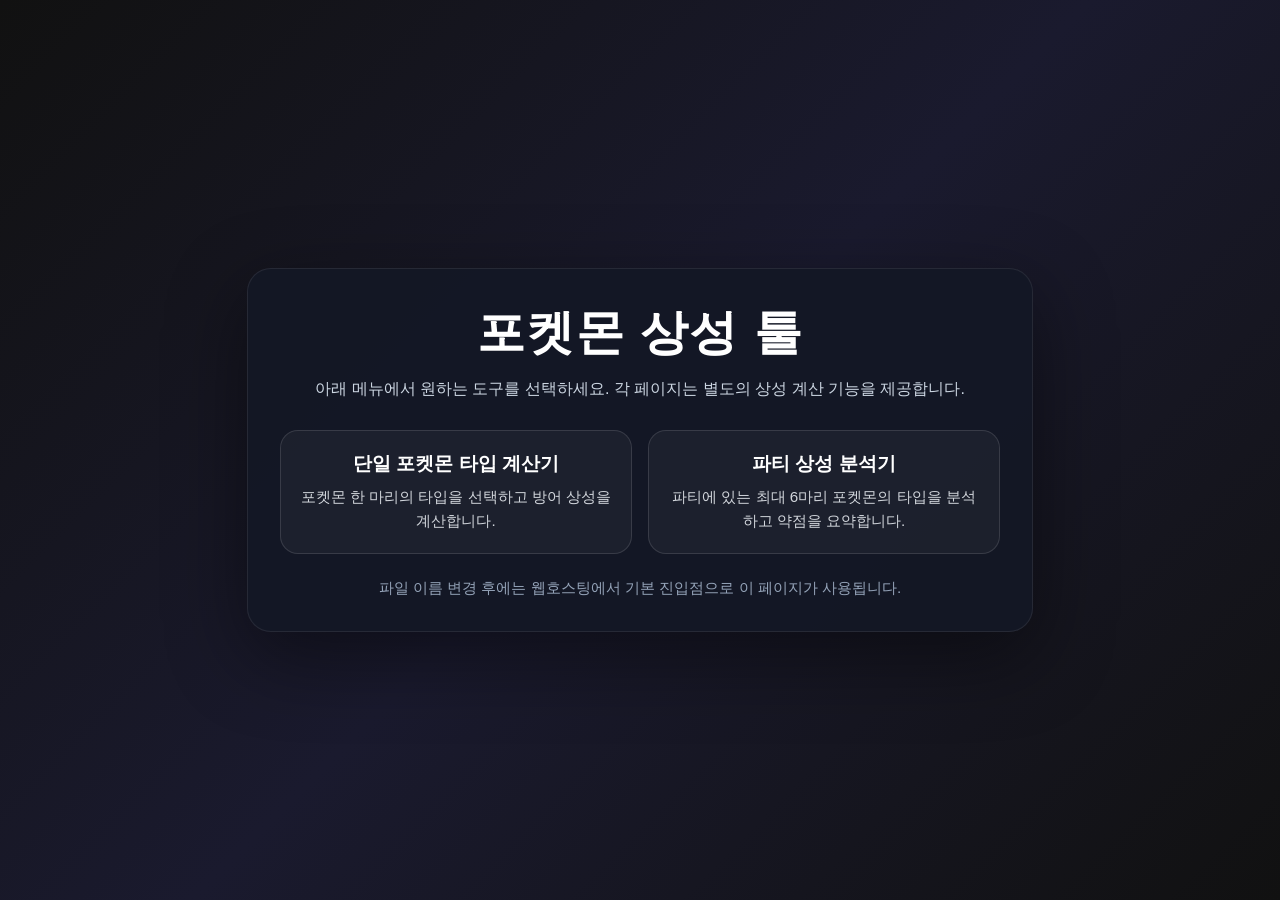
<file: index.html>
<!DOCTYPE html>
<html lang="ko">
<head>
  <meta charset="UTF-8">
  <meta name="viewport" content="width=device-width, initial-scale=1.0">
  <title>포켓몬 상성 툴</title>
  <style>
    body {
      margin: 0;
      min-height: 100vh;
      display: flex;
      align-items: center;
      justify-content: center;
      background: linear-gradient(135deg, #111 0%, #1a1a2e 50%, #111 100%);
      color: #ffffff;
      font-family: "Segoe UI", Tahoma, Geneva, Verdana, sans-serif;
    }
    .wrapper {
      width: min(100%, 720px);
      padding: 32px;
      background: rgba(20, 24, 37, 0.95);
      border: 1px solid rgba(255,255,255,0.08);
      border-radius: 24px;
      box-shadow: 0 24px 80px rgba(0,0,0,0.45);
      text-align: center;
    }
    h1 {
      margin: 0 0 10px;
      font-size: clamp(2rem, 4vw, 3rem);
      letter-spacing: 0.03em;
    }
    p {
      color: #cbd5e1;
      margin: 0 0 28px;
      line-height: 1.7;
    }
    .links {
      display: grid;
      gap: 16px;
      grid-template-columns: repeat(auto-fit, minmax(220px, 1fr));
    }
    .card {
      display: block;
      padding: 20px 18px;
      border-radius: 18px;
      border: 1px solid rgba(255,255,255,0.12);
      background: rgba(255,255,255,0.04);
      color: inherit;
      text-decoration: none;
      transition: transform 0.2s ease, background 0.2s ease, border-color 0.2s ease;
    }
    .card:hover {
      transform: translateY(-4px);
      background: rgba(255,255,255,0.1);
      border-color: rgba(255,255,255,0.22);
    }
    .card h2 {
      margin: 0 0 8px;
      font-size: 1.2rem;
    }
    .card p {
      margin: 0;
      color: #d1d5db;
      font-size: 0.95rem;
      line-height: 1.6;
    }
    .note {
      margin-top: 24px;
      color: #94a3b8;
      font-size: 0.96rem;
    }
  </style>
</head>
<body>
  <div class="wrapper">
    <h1>포켓몬 상성 툴</h1>
    <p>아래 메뉴에서 원하는 도구를 선택하세요. 각 페이지는 별도의 상성 계산 기능을 제공합니다.</p>
    <div class="links">
      <a class="card" href="single.html">
        <h2>단일 포켓몬 타입 계산기</h2>
        <p>포켓몬 한 마리의 타입을 선택하고 방어 상성을 계산합니다.</p>
      </a>
      <a class="card" href="party.html">
        <h2>파티 상성 분석기</h2>
        <p>파티에 있는 최대 6마리 포켓몬의 타입을 분석하고 약점을 요약합니다.</p>
      </a>
    </div>
    <div class="note">파일 이름 변경 후에는 웹호스팅에서 기본 진입점으로 이 페이지가 사용됩니다.</div>
  </div>
</body>
</html>
</file>
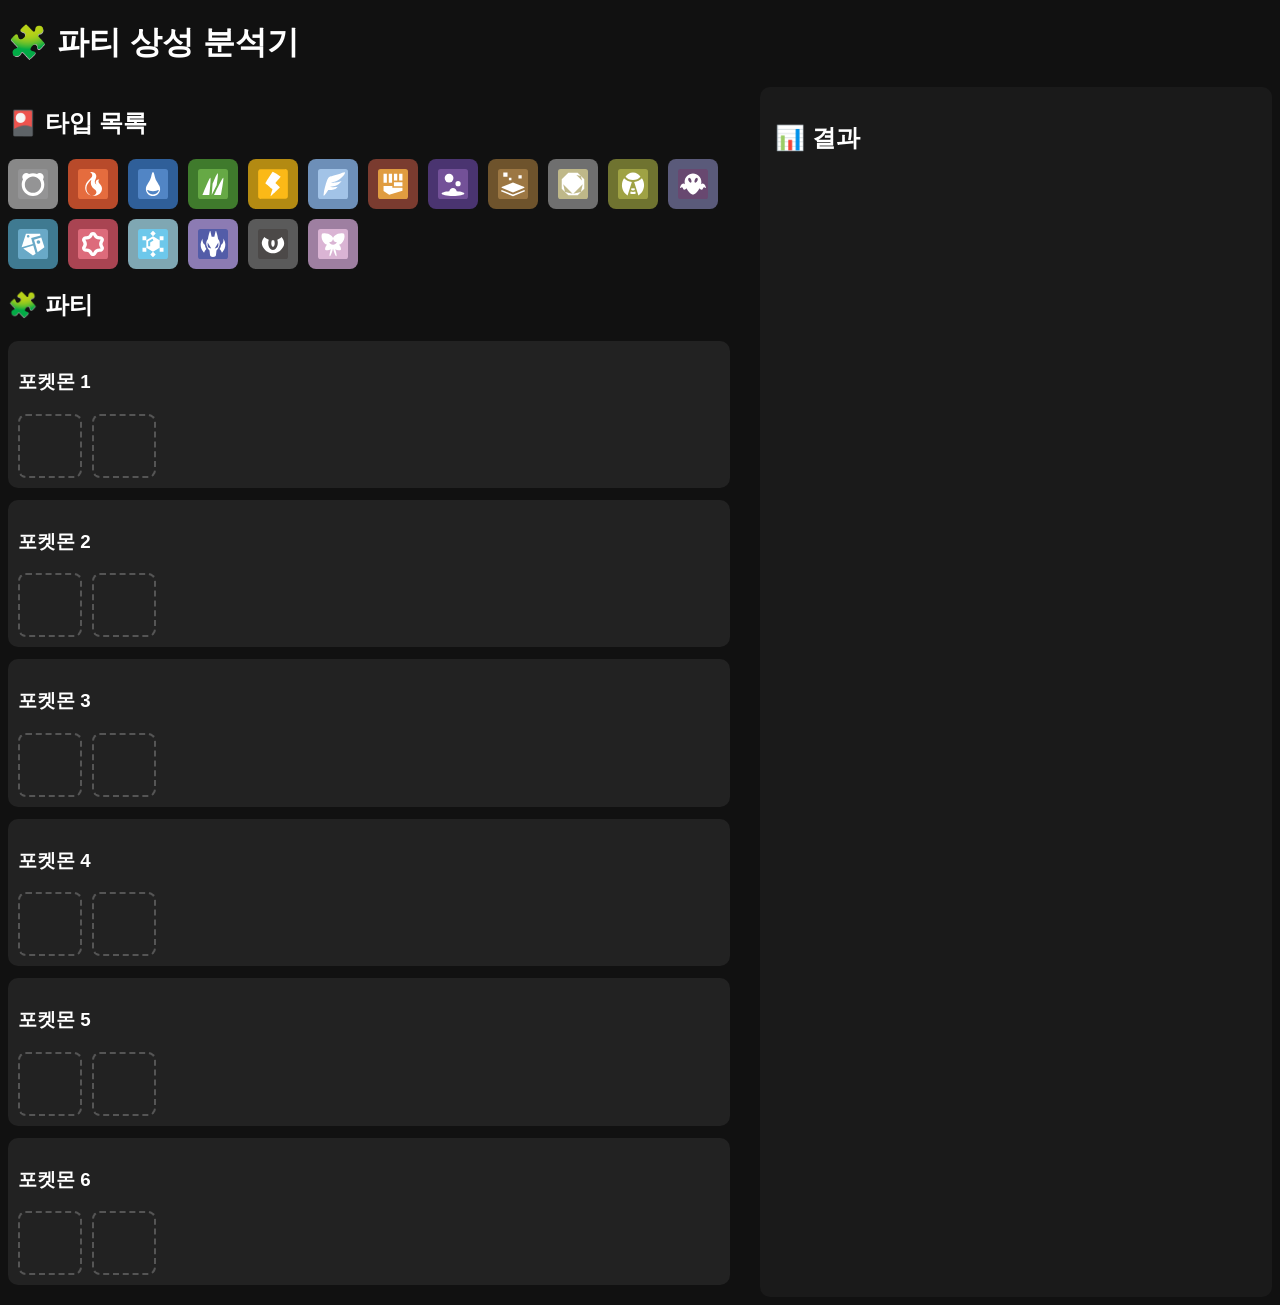
<file: party.html>
<!DOCTYPE html>
<html lang="ko">
<head>
  <meta charset="UTF-8">
  <title>파티 상성 분석기</title>

  <link rel="stylesheet" href="party_style.css">
</head>

<body>

<h1>🧩 파티 상성 분석기</h1>

<div class="main-layout">

  <div class="left-panel">
    <h2>🎴 타입 목록</h2>
    <div id="typeList"></div>

    <h2>🧩 파티</h2>
    <div id="partyContainer"></div>
  </div>

  <div class="right-panel">
    <h2>📊 결과</h2>
    <div id="result"></div>
  </div>

</div>

<script src="js/party.js"></script>

</body>
</html>
</file>
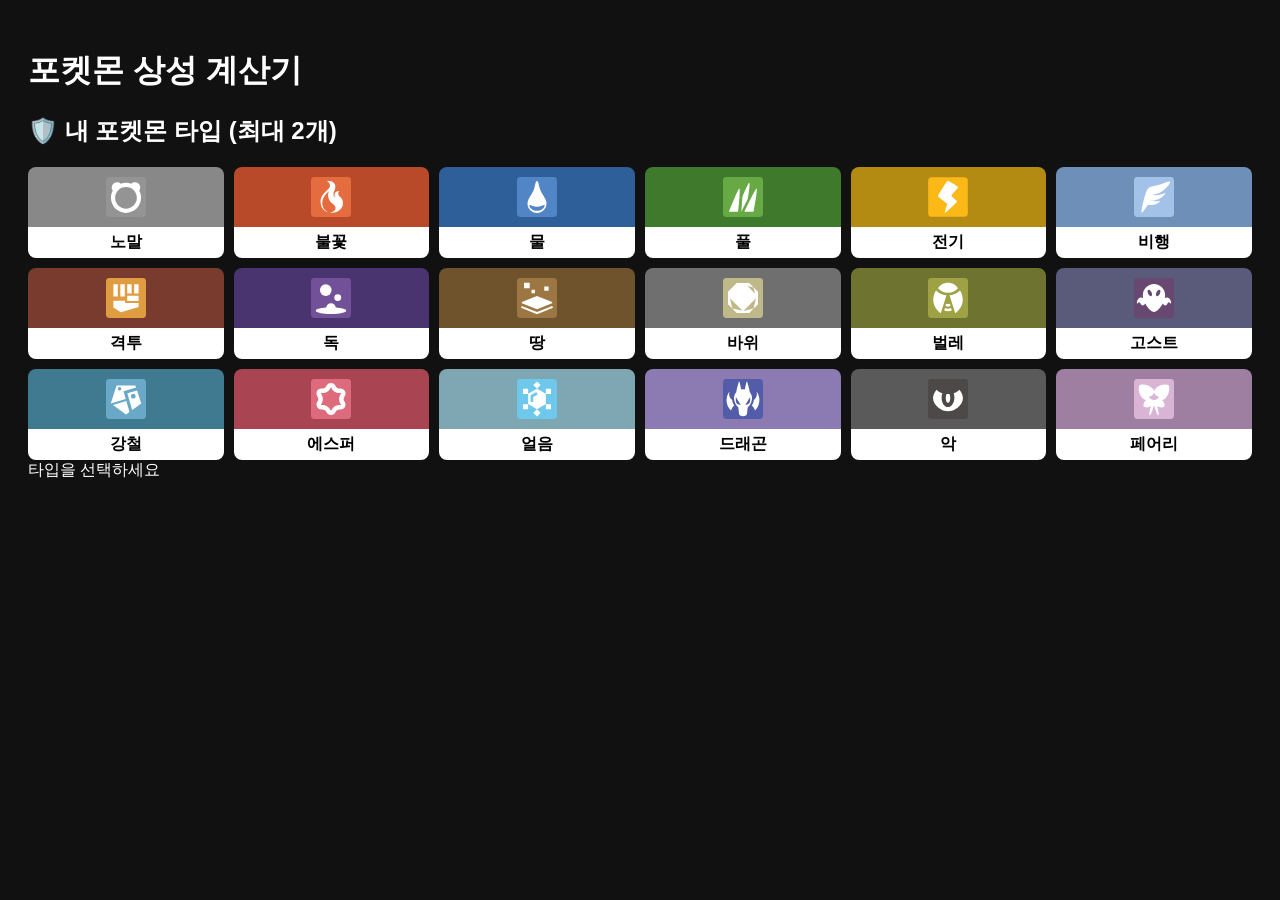
<file: single.html>
<!DOCTYPE html>
<html lang="ko">
<head>
  <meta charset="UTF-8">
  <title>포켓몬 상성 계산기</title>

  <style>
    body {
      background: #111;
      color: white;
      font-family: Arial;
      padding: 20px;
    }

    .type-select-grid {
      display: grid;
      grid-template-columns: repeat(6, 1fr);
      gap: 10px;
    }

    .type-select-card {
      cursor: pointer;
      border-radius: 8px;
      overflow: hidden;
      display: block;
      transition: 0.2s;
    }

    .type-select-card:hover {
      transform: scale(1.05);
    }

    .type-select-card input {
      display: none;
    }

    .type-image {
      position: relative;
      padding: 10px;
      display: flex;
      justify-content: center;
      align-items: center;
    }

    .type-image img {
      width: 40px;
      height: 40px;
    }

    .check-mark {
      position: absolute;
      top: 5px;
      right: 5px;
      background: #00ff88;
      color: black;
      font-size: 12px;
      padding: 2px 5px;
      border-radius: 4px;
      display: none;
    }

    .type-name {
      background: white;
      color: black;
      text-align: center;
      font-weight: bold;
      padding: 5px 0;
    }

    .type-select-card input:checked + .type-image {
      filter: brightness(0.5);
    }

    .type-select-card input:checked + .type-image .check-mark {
      display: block;
    }

    .selected {
      outline: 3px solid #00ff88;
    }

    .type-row {
      display: flex;
      gap: 10px;
      flex-wrap: wrap;
      margin-bottom: 10px;
    }

    .type-card {
      width: 80px;
      border-radius: 8px;
      overflow: hidden;
      text-align: center;
      background: #222;
    }
  </style>
</head>

<body>

  <h1>포켓몬 상성 계산기</h1>

  <h2>🛡️ 내 포켓몬 타입 (최대 2개)</h2>
  <div id="myTypeContainer" class="type-select-grid"></div>

  <div id="result">로딩중...</div>

  <script src="./js/app.js"></script>

</body>
</html>
</file>
<file: party_style.css>
/* ===== 전체 배경 ===== */
body {
  background: #111;
  color: white;
  font-family: sans-serif;
}

/* ===== 타입 리스트 ===== */
#typeList {
  display: flex;
  flex-wrap: wrap;
  gap: 10px;
  margin-bottom: 20px;
}

.type-draggable {
  width: 50px;
  height: 50px;
  border-radius: 8px;
  cursor: grab;
  display: flex;
  align-items: center;
  justify-content: center;
}

/* ===== 포켓몬 슬롯 ===== */
.pokemon-slot {
  background: #222;
  padding: 10px;
  margin-bottom: 12px;
  border-radius: 10px;
}

/* 슬롯 내부 */
.drop-zone {
  display: flex;
  gap: 10px;
}

/* 타입 박스 (🔥 핵심 수정) */
.type-box {
  width: 60px;        /* 고정 크기 */
  height: 60px;
  border: 2px dashed #555;
  border-radius: 8px;

  display: flex;
  align-items: center;
  justify-content: center;

  flex-shrink: 0;     /* 🔥 이거 중요 (늘어나는거 방지) */
}

/* 타입 들어간 상태 */
.type-filled {
  width: 100%;
  height: 100%;
}

/* 결과 카드 */
.type-card {
  display: inline-block;
  margin: 5px;
  text-align: center;
}

/* 결과 줄 */
.type-row {
  margin-bottom: 10px;
}

.main-layout {
  display: flex;
  gap: 30px;
}

.left-panel {
  width: 60%;
}

.right-panel {
  width: 40%;
  background: #1a1a1a;
  padding: 15px;
  border-radius: 10px;
}

/* ===== 결과 표 ===== */
.result-grid {
  display: grid;
  grid-template-columns: 80px 1fr 1fr 1fr 1fr;
  gap: 10px;
  align-items: center;
  margin-bottom: 10px;
}

.result-grid.header {
  font-weight: bold;
  border-bottom: 2px solid #555;
  padding-bottom: 5px;
}

/* 포켓몬 번호 */
.pokemon-label {
  font-size: 18px;
  font-weight: bold;
}

/* 작은 타입 카드 */
.type-row.small .type-card {
  width: 40px;
  font-size: 10px;
}

.type-card.small {
  display: inline-block;
  margin: 2px;
  text-align: center;
}

.type-card.small img {
  width: 24px;
}

/* 요약 박스 */
.summary-box {
  margin-top: 20px;
  padding: 15px;
  background: #1a1a1a;
  border-radius: 10px;
  display: flex;
  gap: 20px;
  flex-wrap: wrap;
}

/* 4배 강조 */
.type-row.danger .type-card {
  border: 2px solid red;
  transform: scale(1.1);
}
 
/* 한 줄에 4개씩 표시 */
.types-wrap4 {
  display: grid;
  grid-template-columns: repeat(4, 1fr);
  gap: 8px;
  max-width: 250px;
}

/* 순위 그룹 (가로 정렬) */
.summary-group {
  flex: 0 1 auto;
}
</file>
